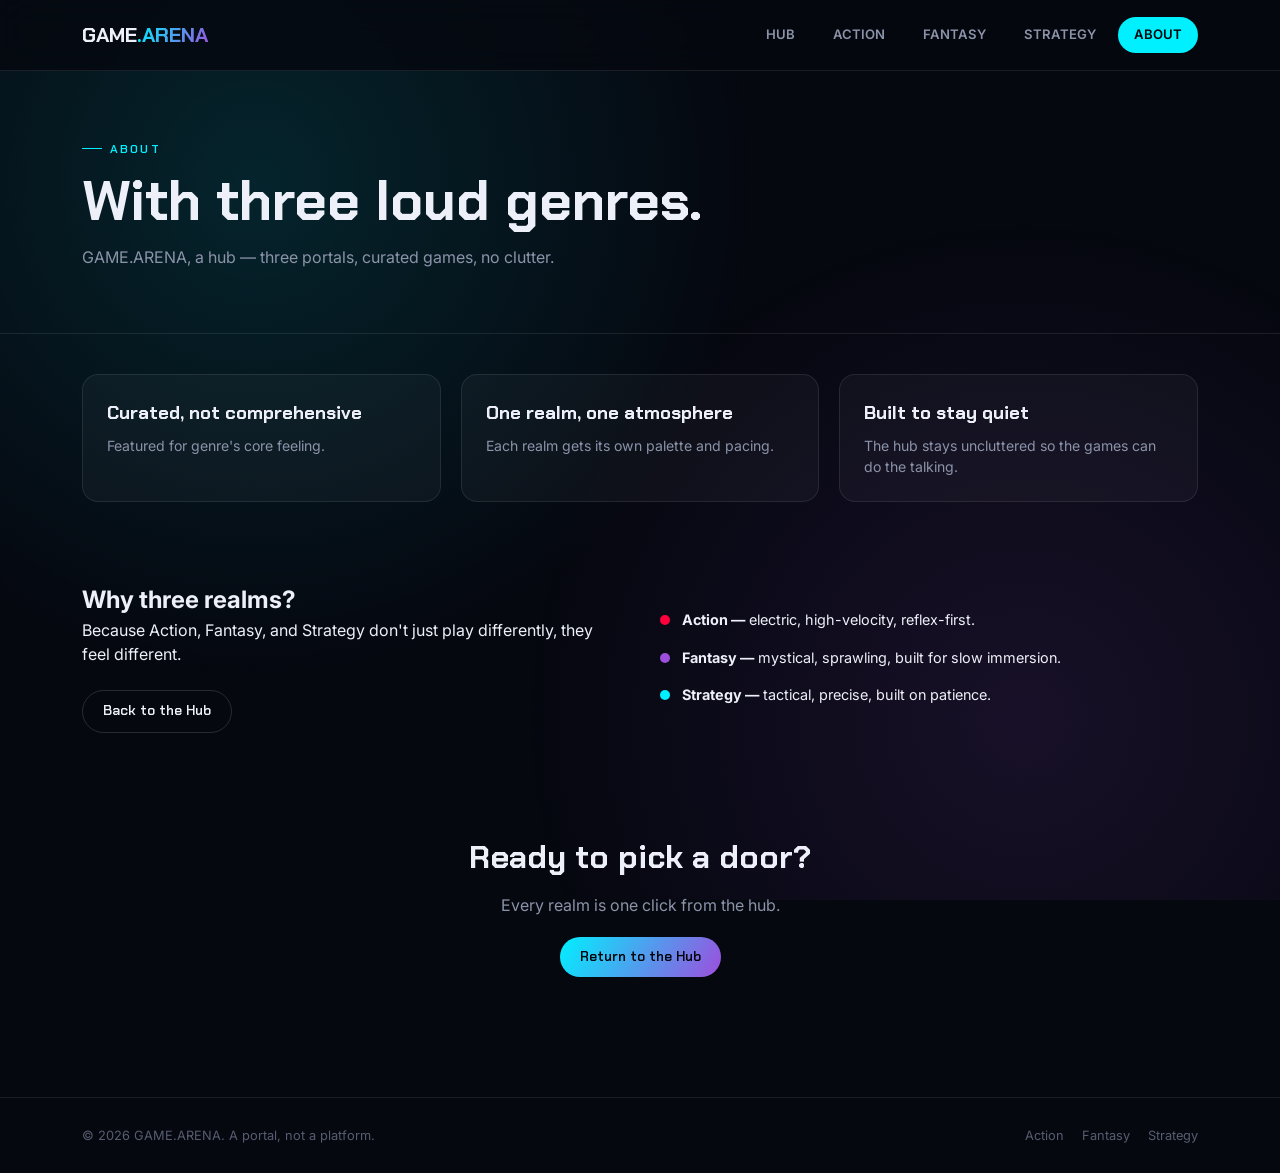
<file: about.html>
<!DOCTYPE html>
<html lang="en">
<head>
<meta charset="UTF-8">
<meta name="viewport" content="width=device-width, initial-scale=1.0">
<title>About — GAME.ARENA</title>
<link rel="stylesheet" href="style.css">
</head>
<body>

<nav class="site-nav">
  <div class="container nav-inner">
    <a href="index.html" class="brand">
      <span class="brand-game">GAME</span><span class="brand-dot">.</span><span class="brand-arena">ARENA</span>
    </a>
    <div class="nav-links">
      <a class="nav-link" href="index.html">Hub</a>
      <a class="nav-link" href="category-action.html">Action</a>
      <a class="nav-link" href="category-fantasy.html">Fantasy</a>
      <a class="nav-link" href="category-strategy.html">Strategy</a>
      <a class="nav-link active" href="about.html">About</a>
    </div>
  </div>
</nav>

<main>
  <section class="about-hero">
    <div class="container">
      <span class="eyebrow">About</span>
      <h1> With three loud genres.</h1>
      <p class="lede">GAME.ARENA, a hub — three portals, curated games, no clutter.</p>
    </div>
  </section>

  <section class="container">
    <div class="about-grid">
      <div class="about-card">
        <h3>Curated, not comprehensive</h3>
        <p>Featured for genre's core feeling.</p>
      </div>
      <div class="about-card">
        <h3>One realm, one atmosphere</h3>
        <p>Each realm gets its own palette and pacing.</p>
      </div>
      <div class="about-card">
        <h3>Built to stay quiet</h3>
        <p> The hub stays uncluttered so the games can do the talking.</p>
      </div>
    </div>
  </section>

  <section class="container">
    <div class="about-split">
      <div>
        <h2>Why three realms?</h2>
        <p> Because Action, Fantasy, and Strategy don't just play differently, they feel different.</p>
        <br>
        <a href="index.html" class="btn btn-ghost">Back to the Hub</a>
      </div>
      <div class="realm-list">
        <div class="realm-row">
          <span class="dot" style="background:#ff003c;"></span>
          <span><strong>Action —</strong> electric, high-velocity, reflex-first.</span>
        </div>
        <div class="realm-row">
          <span class="dot" style="background:#9d4edd;"></span>
          <span><strong>Fantasy —</strong> mystical, sprawling, built for slow immersion.</span>
        </div>
        <div class="realm-row">
          <span class="dot" style="background:#00f0ff;"></span>
          <span><strong>Strategy —</strong> tactical, precise, built on patience.</span>
        </div>
      </div>
    </div>
  </section>

  <section class="about-cta">
    <div class="container">
      <h2>Ready to pick a door?</h2>
      <p>Every realm is one click from the hub.</p>
      <a href="index.html" class="btn btn-primary">Return to the Hub</a>
    </div>
  </section>
</main>

<footer class="site-footer">
  <div class="container footer-inner">
    <p>© 2026 GAME.ARENA. A portal, not a platform.</p>
    <div class="footer-links">
      <a href="category-action.html">Action</a>
      <a href="category-fantasy.html">Fantasy</a>
      <a href="category-strategy.html">Strategy</a>
    </div>
  </div>
</footer>

</body>
</html>
</file>
<file: style.css>
@import url('https://fonts.googleapis.com/css2?family=Chakra+Petch:wght@500;600;700&family=Inter:wght@400;500;600;700&display=swap');

*, *::before, *::after { box-sizing: border-box; margin: 0; padding: 0; }
html { scroll-behavior: smooth; }
img, svg { display: block; width: 100%; height: auto; }
a { color: inherit; text-decoration: none; }
button { font: inherit; color: inherit; background: none; border: none; cursor: pointer; }
ul { list-style: none; }

:root {
  --bg-void: #060810;
  --surface: rgba(255, 255, 255, 0.035);
  --border-soft: rgba(255, 255, 255, 0.09);
  --border-soft-2: rgba(255, 255, 255, 0.14);
  --text-primary: #edf0f8;
  --text-muted: #8b93a9;
  --text-faint: #565d70;
  --accent-cyan: #00f0ff;
  --accent-violet: #9d4edd;
  --accent-crimson: #ff003c;
  --page-accent: #00f0ff;
  --page-accent-2: #9d4edd;
  --bg-page: var(--bg-void);
  --radius-lg: 16px;
  --radius-md: 10px;
  --radius-sm: 6px;
  --ease: cubic-bezier(.16, .8, .24, 1);
  --font-display: 'Chakra Petch', sans-serif;
  --font-body: 'Inter', sans-serif;
}

body.page-action { --page-accent: var(--accent-crimson); --page-accent-2: #ff5c7a; --bg-page: #0b0a0e; }
body.page-fantasy { --page-accent: var(--accent-violet); --page-accent-2: #c77dff; --bg-page: #07050e; }
body.page-strategy { --page-accent: var(--accent-cyan); --page-accent-2: #3a86ff; --bg-page: #040810; }

body {
  font-family: var(--font-body);
  background: var(--bg-page);
  color: var(--text-primary);
  min-height: 100vh;
  line-height: 1.5;
  -webkit-font-smoothing: antialiased;
  overflow-x: hidden;
  position: relative;
}

/* 1. Increases spacing between hero and content ONLY on the Home/Hub page */
body.page-home .game-section {
  padding-top: 100px;
  padding-bottom: 80px;
}

/* 2. Indents headings slightly away from the left border */
.section-head,
.cat-hero-inner {
  text-align: left;
  padding-left: 24px;
}

/* 3. Grid gap and reduced card width */
.game-grid {
  display: grid;
  grid-template-columns: repeat(3, 1fr);
  gap: 28px; /* Safe gap between cards */
}

.game-card {
  max-width: 280px; /* Reduced card width */
  width: 100%;
  margin: 0 auto;  /* Centers each card inside its column */
}



.container {
  width: 100%;
  max-width: 1180px;
  margin: 0 auto;
  padding: 0 32px;
}

::selection { background: var(--page-accent); color: #04050a; }

body::before {
  content: "";
  position: fixed;
  inset: 0;
  pointer-events: none;
  z-index: 0;
  background: 
    radial-gradient(circle at 20% 20%, color-mix(in srgb, var(--page-accent) 12%, transparent) 0%, transparent 40%),
    radial-gradient(circle at 80% 80%, color-mix(in srgb, var(--page-accent-2) 12%, transparent) 0%, transparent 40%);
}

.site-nav {
  position: sticky;
  top: 0;
  z-index: 100;
  background: rgba(6, 8, 16, 0.8);
  backdrop-filter: blur(16px);
  border-bottom: 1px solid var(--border-soft);
}

.nav-inner {
  display: flex;
  align-items: center;
  justify-content: space-between;
  height: 70px;
}

.brand {
  display: flex;
  align-items: baseline;
  font-family: var(--font-display);
  font-weight: 700;
  font-size: 1.3rem;
}

.brand-game { color: var(--text-primary); }
.brand-dot { color: var(--page-accent); }
.brand-arena {
  background: linear-gradient(120deg, var(--page-accent), var(--page-accent-2));
  -webkit-background-clip: text;
  background-clip: text;
  color: transparent;
}

.nav-links { display: flex; gap: 6px; }

.nav-link {
  padding: 8px 16px;
  font-size: 0.82rem;
  font-weight: 600;
  text-transform: uppercase;
  color: var(--text-muted);
  border-radius: 999px;
  transition: all .25s var(--ease);
}

.nav-link:hover { color: var(--text-primary); background: var(--surface); }
.nav-link.active { color: #04050a; background: var(--page-accent); }

section { position: relative; z-index: 1; }

.cat-hero, .about-hero {
  padding: 60px 0 40px;
  border-bottom: 1px solid var(--border-soft);
}

.cat-hero-inner { max-width: 760px; padding-left:20px;}

.eyebrow {
  display: inline-flex;
  align-items: center;
  gap: 8px;
  font-family: var(--font-display);
  font-size: 0.75rem;
  font-weight: 600;
  letter-spacing: 0.18em;
  text-transform: uppercase;
  color: var(--page-accent);
  margin-bottom: 12px;
}

.eyebrow::before {
  content: "";
  width: 20px;
  height: 1px;
  background: var(--page-accent);
}

h1 {
  font-family: var(--font-display);
  font-weight: 700;
  font-size: clamp(2.2rem, 4.5vw, 3.5rem);
  line-height: 1.1;
  margin-bottom: 14px;
}

.lede {
  color: var(--text-muted);
  font-size: 1rem;
  margin-bottom: 24px;
}

.cat-stats { display: flex; gap: 32px; }
.cat-stats div { display: flex; flex-direction: column; }
.cat-stats .v { font-family: var(--font-display); font-size: 1.4rem; color: var(--page-accent); }
.cat-stats .l { font-size: 0.7rem; text-transform: uppercase; color: var(--text-faint); }

.game-section { padding: 48px 0; }
.section-head { margin-bottom: 28px; }
.section-head h2 { font-family: var(--font-display); font-size: 1.8rem; font-weight: 600; }
.section-head p { color: var(--text-muted); font-size: 0.92rem; }

 .game-grid {   
  display: grid;
  grid-template-columns: repeat(3, 1fr);
  gap: 27px;
}

.game-card {
  
  display: flex;
  flex-direction: column;
  background: rgba(14, 17, 27, 0.75);
  border: 1px solid var(--border-soft);
  border-radius: var(--radius-lg);
  overflow: hidden;
  backdrop-filter: blur(8px);
  transition: transform 0.3s var(--ease), border-color 0.3s var(--ease), box-shadow 0.3s var(--ease);
}

.game-card:hover {
  transform: translateY(-4px);
  border-color: var(--page-accent);
  box-shadow: 0 12px 30px -10px color-mix(in srgb, var(--page-accent) 30%, transparent);
}

.card-img-banner {
  width: 100%;
  height: 160px;
  overflow: hidden;
  border-bottom: 1px solid var(--border-soft);
  position: relative;
}

.card-img-banner img {
  width: 100%;
  height: 100%;
  object-fit: cover;
  transition: transform 0.4s var(--ease);
}

.game-card:hover .card-img-banner img {
  transform: scale(1.05);
}

.card-body { padding: 20px; display: flex; flex-direction: column; flex-grow: 1; }

.title-row {
  display: flex;
  align-items: baseline;
  justify-content: space-between;
  margin-bottom: 8px;
}

.title-row h3 { font-family: var(--font-display); font-size: 1.15rem; color: #fff; }
.tagline { font-size: 0.72rem; color: var(--page-accent); font-weight: 600; text-transform: uppercase; }
.desc { font-size: 0.85rem; color: var(--text-muted); margin-bottom: 16px; line-height: 1.4; flex-grow: 1; }

.tag-row { display: flex; gap: 6px; margin-bottom: 18px; flex-wrap: wrap; }
.chip {
  background: var(--surface);
  border: 1px solid var(--border-soft-2);
  color: var(--text-muted);
  font-size: 0.7rem;
  padding: 4px 10px;
  border-radius: var(--radius-sm);
  text-transform: uppercase;
}

.meter { display: flex; flex-direction: column; gap: 4px; margin-top: auto; }
.meter-label { display: flex; justify-content: space-between; font-size: 0.7rem; color: var(--text-faint); text-transform: uppercase; }
.meter-track { height: 4px; border-radius: 999px; background: rgba(255,255,255,0.08); overflow: hidden; }
.meter-fill { height: 100%; border-radius: 999px; background: linear-gradient(90deg, var(--page-accent), var(--page-accent-2)); }

.btn {
  display: inline-flex;
  align-items: center;
  justify-content: center;
  padding: 10px 20px;
  border-radius: 999px;
  font-family: var(--font-display);
  font-weight: 600;
  font-size: 0.85rem;
  transition: all 0.25s var(--ease);
}

.btn-primary { background: linear-gradient(120deg, var(--page-accent), var(--page-accent-2)); color: #04050a; }
.btn-primary:hover { opacity: 0.9; transform: translateY(-2px); }
.btn-ghost { border: 1px solid var(--border-soft-2); color: var(--text-primary); }
.btn-ghost:hover { border-color: var(--page-accent); color: var(--page-accent); }

.about-grid { display: grid; grid-template-columns: repeat(3, 1fr); gap: 20px; padding: 40px 0; }
.about-card { padding: 24px; background: var(--surface); border: 1px solid var(--border-soft); border-radius: var(--radius-lg); }
.about-card h3 { font-family: var(--font-display); margin-bottom: 8px; }
.about-card p { font-size: 0.88rem; color: var(--text-muted); }

.about-split { display: grid; grid-template-columns: 1fr 1fr; gap: 40px; padding: 40px 0; align-items: center; }
.realm-list { display: flex; flex-direction: column; gap: 16px; }
.realm-row { display: flex; align-items: center; gap: 12px; font-size: 0.9rem; }
.realm-row .dot { width: 10px; height: 10px; border-radius: 50%; }

.about-cta { text-align: center; padding: 60px 0; }
.about-cta h2 { font-family: var(--font-display); font-size: 2rem; margin-bottom: 12px; }
.about-cta p { color: var(--text-muted); margin-bottom: 20px; }

.site-footer {
  border-top: 1px solid var(--border-soft);
  margin-top: 60px;
  padding: 28px 0;
}

.footer-inner { display: flex; align-items: center; justify-content: space-between; gap: 16px; }
.footer-inner p { color: var(--text-faint); font-size: 0.8rem; }
.footer-links { display: flex; gap: 18px; }
.footer-links a { color: var(--text-faint); font-size: 0.8rem; transition: color .2s var(--ease); }
.footer-links a:hover { color: var(--page-accent); }

@media (max-width: 868px) {
  .game-grid, .about-grid, .about-split { grid-template-columns: 1fr; }
}

/* Full bgvideo in fantasy page*/
.cat-hero {
  position: relative;
  overflow: hidden;
  padding: 80px 0 60px;
  border-bottom: none; 
}

.hero-vid {
  position: absolute;
  inset: 0;
  width: 100%;
  height: 100%;
  z-index: 0;
  pointer-events: none;
  
  /* Smooth fade of vid */
  -webkit-mask-image: linear-gradient(to bottom, rgba(0,0,0,1) 60%, rgba(0,0,0,0) 100%);
  mask-image: linear-gradient(to bottom, rgba(0,0,0,1) 60%, rgba(0,0,0,0) 100%);
}

.hero-vid video {
  width: 100%;
  height: 100%;
  object-fit: cover;
  opacity: 0.35; 
}

.cat-hero-inner {
  position: relative;
  z-index: 2; /*layered above bg */
}

/* Creates a larger bottom gap ONLY on the Homepage hero */

.cat-hero.home-hero {
  padding-bottom: 120px;
}
</file>
